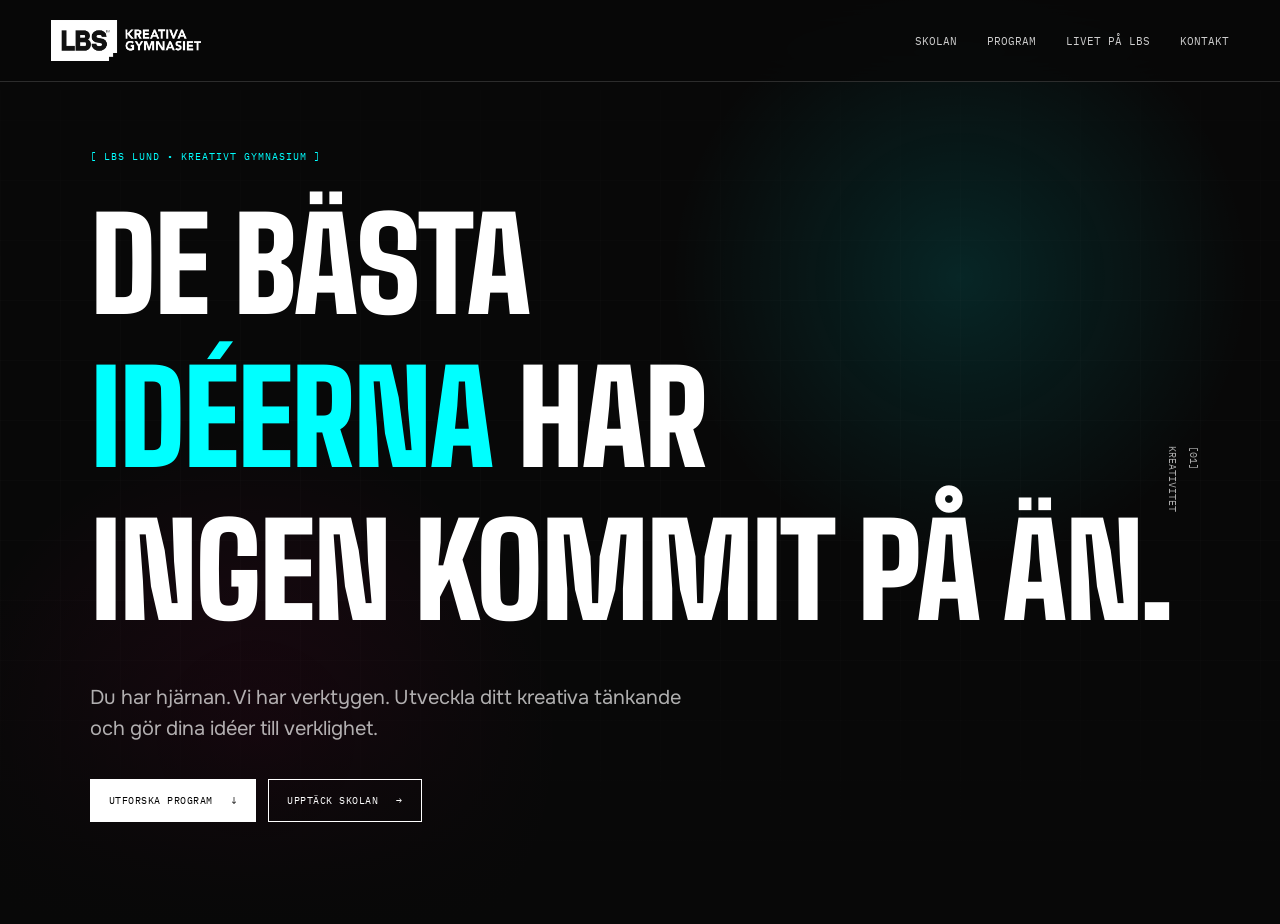
<file: index.html>
<!DOCTYPE html>
<html lang="sv">
<head>
    <meta charset="UTF-8">
    <meta name="viewport" content="width=device-width, initial-scale=1.0">
    <meta name="description" content="En kreativ LBS-inspirerad gymnasiesida med program och skolinformation.">
    <title>LBS Kreativa Gymnasiet — Lund</title>

    <link rel="preconnect" href="https://fonts.googleapis.com">
    <link rel="preconnect" href="https://fonts.gstatic.com" crossorigin>
    <link href="https://fonts.googleapis.com/css2?family=Big+Shoulders+Text:wght@700;800;900&family=IBM+Plex+Mono:wght@500;600&family=Onest:wght@400;500;600;700;800&display=swap" rel="stylesheet">

    <link rel="stylesheet" href="styles.css">
</head>
<body>

<header class="site-header">
    <a class="logo" href="#top" aria-label="LBS Kreativa Gymnasiet">
        <img src="LBS_Logotyp_RGB_Vit.png" alt="LBS Kreativa Gymnasiet" class="lbs-logo">
    </a>

    <button class="menu-toggle" aria-label="Öppna meny" aria-expanded="false">
        <span></span><span></span><span></span>
    </button>

    <nav class="nav" aria-label="Huvudmeny">
        <a href="#skolan">Skolan</a>
        <a href="#program">Program</a>
        <a href="#livet">Livet på LBS</a>
        <a href="#kontakt">Kontakt</a>
    </nav>
</header>

<main id="top">

    <section class="hero">
        <div class="hero-grid"></div>
        <div class="hero-content reveal">
            <div class="eyebrow">[ LBS LUND • KREATIVT GYMNASIUM ]</div>
            <h1>DE BÄSTA<br><span>IDÉERNA</span> HAR<br>INGEN KOMMIT PÅ ÄN.</h1>
            <p>Du har hjärnan. Vi har verktygen. Utveckla ditt kreativa tänkande och gör dina idéer till verklighet.</p>

            <div class="hero-actions">
                <a class="button button-light" href="#program">UTFORSKA PROGRAM <span>↓</span></a>
                <a class="button button-outline" href="#skolan">UPPTÄCK SKOLAN <span>→</span></a>
            </div>
        </div>

        <div class="hero-tag">
            <span>[01]</span>
            <span>KREATIVITET</span>
        </div>
    </section>

    <section class="intro section" id="skolan">
        <div class="section-label">[ 01 / OM SKOLAN ]</div>
        <div class="intro-layout">
            <div>
                <p class="big-copy">EN PLATS FÖR DIG SOM VILL <span>SKAPA</span>, TESTA OCH UTVECKLAS.</p>
            </div>
            <div class="body-copy">
                <p>LBS Kreativa Gymnasiet är för dig som vill kombinera ett kreativt intresse med en högskoleförberedande utbildning. Här möts teknik, skapande, projekt och människor som gillar att göra saker på riktigt.</p>
                <p>Vi inspireras av branschen och låter idéer bli prototyper, produktioner och projekt.</p>
                <a class="text-link" href="#livet">SÅ FUNKAR DET <span>→</span></a>
            </div>
        </div>
    </section>

    <section class="program-section section" id="program">
        <div class="program-heading">
            <div>
                <div class="section-label">[ 02 / VÅRA PROGRAM ]</div>
                <h2>VÄLJ DIN<br><span>RIKTNING.</span></h2>
            </div>
            <p>Sex profiler inom Teknikprogrammet och Estetiska programmet. Alla utbildningarna är högskoleförberedande.</p>
        </div>

        <div class="program-grid">

            <article class="program-card cyan reveal">
                <a href="ai-web.html" class="program-card-link">
                    <div class="card-top">
                        <span>01</span><span>TEKNIK</span>
                    </div>
                    <div class="card-icon">&lt;/&gt;</div>
                    <h3>AI&amp;<br>WEBB</h3>
                    <p>Programmera, bygg webbplatser och utforska hur AI kan användas för att skapa digitala lösningar.</p>
                    <div class="card-meta">
                        <span>TEKNIKPROGRAMMET</span>
                        <span>→</span>
                    </div>
                </a>
            </article>

            <article class="program-card orange reveal">
                <div class="card-top"><span>02</span><span>ESTET</span></div>
                <div class="card-icon">◉</div>
                <h3>FOTO<br>OCH FILM</h3>
                <p>Berätta med kameran. Utforska foto, film, berättande och produktion i kreativa projekt.</p>
                <div class="card-meta">
                    <span>ESTETISKA PROGRAMMET</span>
                    <span>→</span>
                </div>
            </article>

            <article class="program-card magenta reveal">
                <div class="card-top"><span>03</span><span>ESTET</span></div>
                <div class="card-icon">✦</div>
                <h3>GRAFISK<br>DESIGN</h3>
                <p>Skapa visuella idéer och utveckla ditt uttryck inom form, typografi, illustration och design.</p>
                <div class="card-meta">
                    <span>ESTETISKA PROGRAMMET</span>
                    <span>→</span>
                </div>
            </article>

            <article class="program-card green reveal">
                <div class="card-top"><span>04</span><span>ESTET</span></div>
                <div class="card-icon">♫</div>
                <h3>MUSIK-<br>PRODUKTION</h3>
                <p>Skapa musik, arbeta med ljud och utveckla idéer från första skiss till färdig produktion.</p>
                <div class="card-meta">
                    <span>ESTETISKA PROGRAMMET</span>
                    <span>→</span>
                </div>
            </article>

            <article class="program-card yellow reveal">
                <div class="card-top"><span>05</span><span>ESTET</span></div>
                <div class="card-icon">▦</div>
                <h3>SPEL-<br>GRAFIK</h3>
                <p>Designa karaktärer, miljöer och visuella världar med 2D, 3D och digitala verktyg.</p>
                <div class="card-meta">
                    <span>ESTETISKA PROGRAMMET</span>
                    <span>→</span>
                </div>
            </article>

            <article class="program-card cyan-dark reveal">
                <div class="card-top"><span>06</span><span>TEKNIK</span></div>
                <div class="card-icon">⌁</div>
                <h3>SPEL-<br>UTVECKLING</h3>
                <p>Programmera spel och arbeta med teknik, fysik, design och utveckling från idé till färdig produkt.</p>
                <div class="card-meta">
                    <span>TEKNIKPROGRAMMET</span>
                    <span>→</span>
                </div>
            </article>

        </div>
    </section>

    <section class="statement section">
        <div class="statement-mark">&lt; LBS / 2026 &gt;</div>
        <h2>DU HAR IDÉN.<br><span>BYGG DEN.</span></h2>
        <p>På LBS får du verktyg, projekt och en kreativ miljö där du kan utvecklas inom det du faktiskt gillar.</p>
    </section>

    <section class="life section" id="livet">
        <div class="section-label">[ 03 / LIVET PÅ LBS ]</div>

        <div class="life-grid">
            <div class="life-feature">
                <div class="pixel-corner"></div>
                <span class="mono">01 — PROJEKT</span>
                <h2>FRÅN<br>SKISS TILL<br><em>VERKLIGHET.</em></h2>
                <p>Branschrealistiska projekt gör att du får använda dina kunskaper praktiskt och samarbeta med andra.</p>
            </div>

            <div class="life-list">
                <div class="life-item">
                    <span>01</span>
                    <div><strong>KREATIVA MILJÖER</strong><p>Miljöer byggda för att ge plats åt idéer och skapande.</p></div>
                </div>
                <div class="life-item">
                    <span>02</span>
                    <div><strong>MASTERCLASS</strong><p>Föreläsningar, workshops och möten med branschen.</p></div>
                </div>
                <div class="life-item">
                    <span>03</span>
                    <div><strong>PROGRAMÖVERSKRIDANDE</strong><p>Samarbeta med elever som har andra kreativa kompetenser.</p></div>
                </div>
                <div class="life-item">
                    <span>04</span>
                    <div><strong>LBS AWARDS</strong><p>Visa upp och hylla kreativa elevprojekt inom spel, media och musik.</p></div>
                </div>
            </div>
        </div>
    </section>

</main>

<footer class="footer" id="kontakt">
    <div class="footer-top">

        <div class="footer-column">
            <span class="footer-label">NAVIGERA</span>
            <a href="#skolan">Skolan</a>
            <a href="#program">Program</a>
            <a href="#livet">Livet på LBS</a>
        </div>

        <div class="footer-column">
            <span class="footer-label">KONTAKT</span>
            <span>LBS Kreativa Gymnasiet Lund</span>
            <span>Bredgatan 10</span>
            <span>Lund</span>
            <a href="mailto:lund@lbs.se">lund@lbs.se</a>
            <a href="tel:046124450">046-12 44 50</a>
        </div>
    </div>

    <div class="footer-bottom">
        <span>© 2026 LBS KREATIVA GYMNASIET</span>
        <a href="#top">↑ TOPPEN</a>
    </div>
</footer>

<script src="script.js"></script>
</body>
</html>
</file>
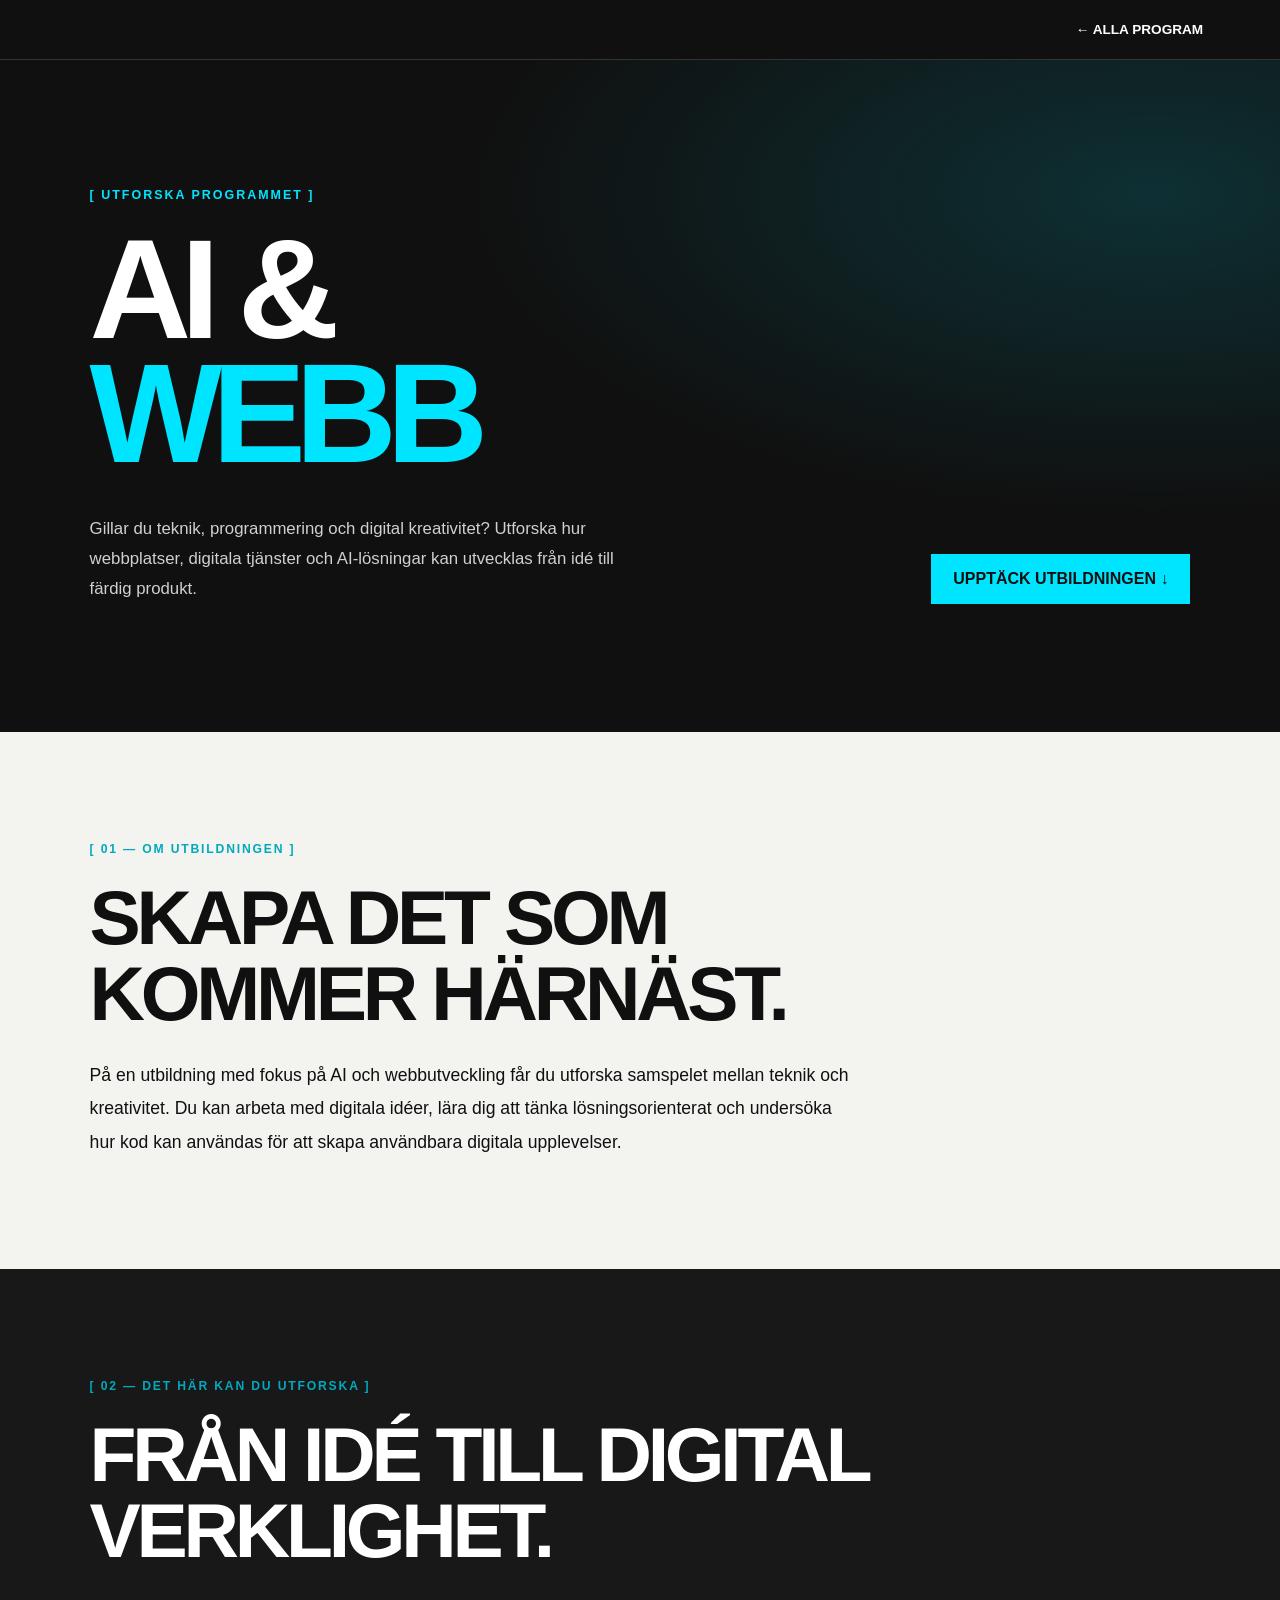
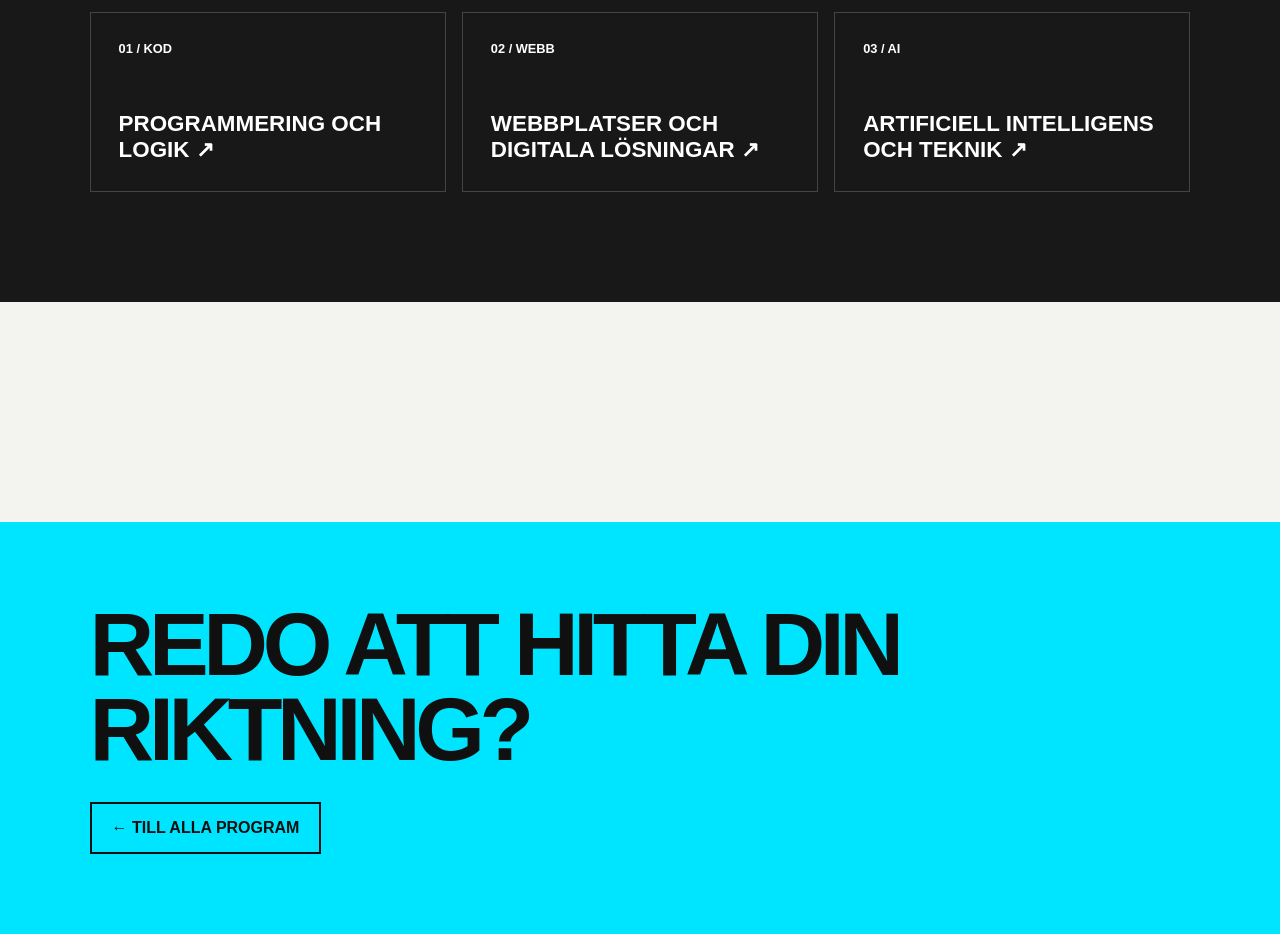
<file: ai-web.html>
<!DOCTYPE html>
<html lang="sv">
<head>
    <meta charset="UTF-8">
    <meta name="viewport" content="width=device-width, initial-scale=1.0">
    <meta name="description" content="Upptäck AI och webbutveckling på LBS-inspirerade programsidan.">
    <title>AI & Webb | Kreativ utbildning</title>
    <link rel="stylesheet" href="styles.css">

    <style>

        .program-page {
            background: #101010;
            color: #fff;
            min-height: 100vh;
        }

        .program-topbar {
            padding: 22px 6%;
            display: flex;
            align-items: center;
            justify-content: space-between;
            gap: 20px;
            border-bottom: 1px solid #333;
        }

        .program-logo {
            color: #fff;
            font-size: 1.15rem;
            font-weight: 900;
            text-decoration: none;
            letter-spacing: -0.04em;
        }

        .program-logo span {
            color: #00e5ff;
        }

        .program-back {
            color: #fff;
            text-decoration: none;
            font-weight: 700;
            font-size: .85rem;
        }

        .program-back:hover {
            color: #00e5ff;
        }

        .program-hero {
            padding: clamp(65px, 10vw, 140px) 7%;
            position: relative;
            overflow: hidden;
            background:
                radial-gradient(ellipse at 90% 20%,
                    rgba(0, 229, 255, .15), transparent 42%),
                #101010;
        }

        .program-eyebrow {
            color: #00e5ff;
            font-size: .78rem;
            font-weight: 800;
            letter-spacing: .16em;
            margin-bottom: 26px;
        }

        .program-hero h1 {
            max-width: 1050px;
            margin: 0;
            font-size: clamp(3.5rem, 11vw, 9rem);
            line-height: .88;
            letter-spacing: -.075em;
            text-transform: uppercase;
        }

        .program-hero h1 span {
            color: #00e5ff;
        }

        .program-hero-bottom {
            margin-top: 38px;
            display: flex;
            align-items: end;
            justify-content: space-between;
            gap: 30px;
            flex-wrap: wrap;
        }

        .program-hero-bottom p {
            max-width: 570px;
            color: #d0d0d0;
            line-height: 1.8;
            font-size: 1.05rem;
        }

        .program-cta {
            display: inline-block;
            padding: 16px 22px;
            background: #00e5ff;
            color: #101010;
            text-decoration: none;
            font-weight: 900;
            transition: transform .2s, background .2s;
        }

        .program-cta:hover {
            transform: translateY(-3px);
            background: #fff;
        }

        .program-section {
            padding: clamp(60px, 9vw, 110px) 7%;
        }

        .program-section.light {
            background: #f3f3f0;
            color: #101010;
        }

        .program-section.dark {
            background: #181818;
            color: #fff;
        }

        .program-section-label {
            color: #00a9bd;
            font-size: .76rem;
            font-weight: 900;
            letter-spacing: .15em;
            margin-bottom: 24px;
        }

        .program-section h2 {
            max-width: 850px;
            font-size: clamp(2.2rem, 6vw, 5rem);
            letter-spacing: -.055em;
            line-height: .98;
            text-transform: uppercase;
            margin: 0 0 28px;
        }

        .program-intro {
            max-width: 760px;
            font-size: 1.1rem;
            line-height: 1.9;
        }

        .program-topic-grid {
            display: grid;
            grid-template-columns: repeat(3, minmax(0, 1fr));
            gap: 16px;
            margin-top: 44px;
        }

        .program-topic {
            padding: 28px;
            min-height: 180px;
            border: 1px solid #444;
            display: flex;
            flex-direction: column;
            justify-content: space-between;
            gap: 25px;
            transition: background .2s, color .2s, transform .2s;
        }

        .program-topic:hover {
            background: #00e5ff;
            color: #101010;
            transform: translateY(-5px);
        }

        .program-topic span {
            font-size: .8rem;
            font-weight: 800;
        }

        .program-topic h3 {
            font-size: 1.4rem;
            line-height: 1.15;
            margin: 0;
        }

        .program-facts {
            display: grid;
            grid-template-columns: repeat(2, minmax(0, 1fr));
            border-top: 1px solid #444;
            margin-top: 40px;
        }

        .program-fact {
            padding: 25px 0;
            border-bottom: 1px solid #444;
        }

        .program-fact:nth-child(odd) {
            margin-right: 25px;
        }

        .program-fact span {
            display: block;
            color: #00cfe6;
            font-size: .76rem;
            font-weight: 800;
            letter-spacing: .1em;
            margin-bottom: 10px;
        }

        .program-fact strong {
            font-size: 1.05rem;
        }

        .program-bottom {
            padding: 80px 7%;
            background: #00e5ff;
            color: #101010;
        }

        .program-bottom h2 {
            font-size: clamp(2.5rem, 7vw, 6rem);
            line-height: .95;
            letter-spacing: -.06em;
            text-transform: uppercase;
            max-width: 850px;
            margin: 0 0 30px;
        }

        .program-bottom a {
            display: inline-block;
            color: #101010;
            border: 2px solid #101010;
            padding: 15px 20px;
            font-weight: 900;
            text-decoration: none;
        }

        .program-bottom a:hover {
            background: #101010;
            color: #00e5ff;
        }

        .program-footer {
            padding: 25px 7%;
            background: #101010;
            color: #aaa;
            font-size: .85rem;
        }

        @media (max-width: 700px) {
            .program-topbar {
                padding: 18px 5%;
            }

            .program-topic-grid {
                grid-template-columns: 1fr;
            }

            .program-topic {
                min-height: 140px;
            }

            .program-facts {
                grid-template-columns: 1fr;
            }

            .program-fact:nth-child(odd) {
                margin-right: 0;
            }

            .program-hero,
            .program-section,
            .program-bottom {
                padding-left: 6%;
                padding-right: 6%;
            }
        }

        @media (prefers-reduced-motion: reduce) {
            .program-topic,
            .program-cta {
                transition: none;
            }
        }
    </style>
</head>

<body class="program-page">

    <header class="program-topbar">
        <a class="program-logo" href="index.html">
        </a>

        <a class="program-back" href="index.html#program">
            ← ALLA PROGRAM
        </a>
    </header>

    <main>
        <section class="program-hero">
            <div class="program-eyebrow">
                [ UTFORSKA PROGRAMMET ]
            </div>

            <h1>AI &<br><span>WEBB</span></h1>

            <div class="program-hero-bottom">
                <p>
                    Gillar du teknik, programmering och digital kreativitet?
                    Utforska hur webbplatser, digitala tjänster och AI-lösningar
                    kan utvecklas från idé till färdig produkt.
                </p>

                <a class="program-cta" href="#om-programmet">
                    UPPTÄCK UTBILDNINGEN ↓
                </a>
            </div>
        </section>

        <section class="program-section light" id="om-programmet">
            <div class="program-section-label">
                [ 01 — OM UTBILDNINGEN ]
            </div>

            <h2>SKAPA DET SOM KOMMER HÄRNÄST.</h2>

            <p class="program-intro">
                På en utbildning med fokus på AI och webbutveckling får du
                utforska samspelet mellan teknik och kreativitet. Du kan
                arbeta med digitala idéer, lära dig att tänka lösningsorienterat
                och undersöka hur kod kan användas för att skapa användbara
                digitala upplevelser.
            </p>
        </section>

        <section class="program-section dark">
            <div class="program-section-label">
                [ 02 — DET HÄR KAN DU UTFORSKA ]
            </div>

            <h2>FRÅN IDÉ TILL DIGITAL VERKLIGHET.</h2>

            <div class="program-topic-grid">
                <article class="program-topic">
                    <span>01 / KOD</span>
                    <h3>Programmering och logik ↗</h3>
                </article>

                <article class="program-topic">
                    <span>02 / WEBB</span>
                    <h3>Webbplatser och digitala lösningar ↗</h3>
                </article>

                <article class="program-topic">
                    <span>03 / AI</span>
                    <h3>Artificiell intelligens och teknik ↗</h3>
                </article>
            </div>
        </section>

        <section class="program-section light">
        
        </section>

        <section class="program-bottom">
            <h2>REDO ATT HITTA DIN RIKTNING?</h2>

            <a href="index.html#program">
                ← TILL ALLA PROGRAM
            </a>
        </section>

        
    </main>

</body>
</html>
</file>
<file: styles.css>
* {
    margin: 0;
    padding: 0;
    box-sizing: border-box;
}

:root {
    --black: #080808;
    --white: #ffffff;
    --cyan: #00ffff;
    --cyan-dark: #002736;
    --green: #00e676;
    --green-dark: #002d22;
    --yellow: #ffeb3b;
    --yellow-dark: #2a250f;
    --orange: #ff8800;
    --orange-dark: #3b1404;
    --magenta: #ff0079;
    --magenta-dark: #330026;
    --line: rgba(255,255,255,.15);
    --muted: rgba(255,255,255,.68);
}

html {
    scroll-behavior: smooth;
    scroll-padding-top: 82px;
}

section {
    scroll-margin-top: 82px;
}

body {
    background: var(--black);
    color: var(--white);
    font-family: "Onest", sans-serif;
    overflow-x: hidden;
}

a {
    color: inherit;
    text-decoration: none;
}

button {
    font: inherit;
}

.site-header {
    position: fixed;
    top: 0;
    left: 0;
    width: 100%;
    height: 82px;
    padding: 0 4vw;
    display: flex;
    align-items: center;
    justify-content: space-between;
    gap: 30px;
    z-index: 1000;
    background: rgba(8,8,8,.78);
    backdrop-filter: blur(18px);
    border-bottom: 1px solid var(--line);
}

.logo {
    display: flex;
    align-items: center;
    height: 55px;
    width: 150px;
    overflow: hidden;
}

.lbs-logo {
    width: 150px;
    height: auto;
    display: block;
}

.nav {
    display: flex;
    align-items: center;
    gap: 30px;
    font-family: "IBM Plex Mono", monospace;
    font-size: 11px;
    text-transform: uppercase;
}

.nav a {
    opacity: .8;
    transition: .2s ease;
}

.nav a:hover {
    opacity: 1;
    color: var(--cyan);
}

.nav-cta,
.button {
    display: inline-flex;
    align-items: center;
    justify-content: center;
    gap: 18px;
    padding: 14px 18px;
    border: 1px solid var(--white);
    font-family: "IBM Plex Mono", monospace;
    font-size: 10px;
    letter-spacing: .5px;
    transition: .25s ease;
}

.nav-cta:hover,
.button:hover {
    transform: translateY(-2px);
}

.nav-cta {
    background: var(--white);
    color: var(--black);
}

.menu-toggle {
    display: none;
    width: 42px;
    height: 42px;
    border: 1px solid var(--line);
    background: transparent;
    color: white;
    cursor: pointer;
}

.menu-toggle span {
    display: block;
    width: 18px;
    height: 1px;
    background: white;
    margin: 4px auto;
}

.hero {
    min-height: 100svh;
    position: relative;
    overflow: hidden;
    display: flex;
    align-items: flex-end;
    padding: 150px 7vw 8vw;
    background:
        radial-gradient(circle at 75% 30%, rgba(0,255,255,.12), transparent 25%),
        radial-gradient(circle at 20% 80%, rgba(255,0,121,.09), transparent 24%),
        #080808;
}

.hero-grid {
    position: absolute;
    inset: 0;
    opacity: .16;
    background-image:
        linear-gradient(rgba(255,255,255,.08) 1px, transparent 1px),
        linear-gradient(90deg, rgba(255,255,255,.08) 1px, transparent 1px);
    background-size: 60px 60px;
    mask-image: linear-gradient(to bottom, transparent, black 30%, black 75%, transparent);
}

.hero::after {
    content: "";
    position: absolute;
    inset: auto 0 0;
    height: 38%;
    background: linear-gradient(transparent, var(--black));
    pointer-events: none;
}

.hero-content {
    position: relative;
    z-index: 20;
    max-width: 1100px;
}

.eyebrow,
.section-label,
.mono,
.card-top,
.card-meta,
.footer-label {
    font-family: "IBM Plex Mono", monospace;
    text-transform: uppercase;
    letter-spacing: 1px;
}

.eyebrow {
    color: var(--cyan);
    font-size: 10px;
    margin-bottom: 25px;
}

.hero h1,
h2,
h3 {
    font-family: "Big Shoulders Text", sans-serif;
    font-weight: 900;
    text-transform: uppercase;
}

.hero h1 {
    font-size: clamp(4.2rem, 10vw, 10.5rem);
    letter-spacing: -3px;
}

.hero h1 span,
h2 span {
    color: var(--cyan);
}

.hero p {
    max-width: 610px;
    margin: 35px 0;
    color: var(--muted);
    font-size: clamp(1rem, 1.6vw, 1.25rem);
    line-height: 1.55;
}

.hero-actions {
    display: flex;
    flex-wrap: wrap;
    gap: 12px;
}

.button-light {
    background: white;
    color: black;
}

.button-outline {
    background: transparent;
}

.button-outline:hover {
    background: white;
    color: black;
}

.hero-tag {
    position: absolute;
    right: 5vw;
    top: 50%;
    z-index: 2;
    display: flex;
    flex-direction: column;
    gap: 8px;
    font: 10px "IBM Plex Mono", monospace;
    transform: rotate(90deg);
    transform-origin: center;
    opacity: .65;
}

.section {
    padding: 130px 7vw;
}

.section-label {
    color: var(--muted);
    font-size: 10px;
    margin-bottom: 50px;
}

.intro {
    background: white;
    color: var(--black);
}

.intro-layout {
    display: grid;
    grid-template-columns: 1.25fr .75fr;
    gap: 10vw;
}

.big-copy {
    font-family: "Big Shoulders Text", sans-serif;
    font-size: clamp(3.5rem, 7vw, 7.5rem);
    line-height: .82;
    text-transform: uppercase;
}

.big-copy span {
    color: var(--orange);
}

.body-copy {
    align-self: end;
    font-size: 17px;
    line-height: 1.65;
}

.body-copy p + p {
    margin-top: 20px;
}

.text-link {
    display: inline-flex;
    gap: 18px;
    margin-top: 35px;
    padding-bottom: 8px;
    border-bottom: 1px solid #111;
    font: 11px "IBM Plex Mono", monospace;
}

.program-section {
    background: var(--black);
}

.program-heading {
    display: grid;
    grid-template-columns: 1fr .45fr;
    align-items: end;
    gap: 8px;
    margin-bottom: 65px;
}

.program-heading h2,
.statement h2,
.open-house h2 {
    font-size: clamp(4rem, 9vw, 9rem);
    line-height: .8;
}

.program-heading > p {
    color: var(--muted);
    line-height: 1.6;
    max-width: 450px;
}

.program-grid {
    display: grid;
    grid-template-columns: repeat(3, 1fr);
    gap: 12px;
}


.program-card {
    min-height: 420px;
    padding: 26px;
    color: white;
    position: relative;
    overflow: hidden;
    display: flex;
    flex-direction: column;

    transition:
        transform .35s ease,
        box-shadow .35s ease,
        filter .35s ease;
}

.program-card::before {
    content: "";
    position: absolute;
    width: 170px;
    height: 170px;
    right: -45px;
    bottom: -45px;

    border: 1px solid currentColor;
    transform: rotate(45deg);

    opacity: .4;

    transition:
        width .5s ease,
        height .5s ease,
        transform .5s ease,
        opacity .5s ease;
}


.program-card:hover {
    transform: translateY(-12px) scale(1.02);
    z-index: 5;

    box-shadow:
        0 25px 60px rgba(0, 0, 0, .4);
}

.program-card:hover::before {
    width: 270px;
    height: 270px;

    transform:
        rotate(25deg)
        scale(1.1);

    opacity: .7;
}



.program-card h3 {
    transition:
        transform .35s ease,
        letter-spacing .35s ease;
}

.program-card:hover h3 {
    transform: translateX(8px);
    letter-spacing: 1px;
}



.card-icon {
    transition:
        transform .4s ease,
        opacity .3s ease;
}

.program-card:hover .card-icon {
    transform:
        translateY(-6px)
        rotate(-6deg)
        scale(1.15);
}



.card-meta span:last-child {
    display: inline-block;

    transition:
        transform .35s ease;
}

.program-card:hover .card-meta span:last-child {
    transform: translateX(12px);
}


.program-grid:has(.program-card:hover)
.program-card:not(:hover) {
    filter: brightness(.55);
    transform: scale(.98);

    transition:
        filter .35s ease,
        transform .35s ease;
}

.program-card.cyan { background: var(--cyan); color: var(--cyan-dark); }
.program-card.orange { background: var(--orange); color: var(--orange-dark); }
.program-card.magenta { background: var(--magenta); color: var(--magenta-dark); }
.program-card.green { background: var(--green); color: var(--green-dark); }
.program-card.yellow { background: var(--yellow); color: var(--yellow-dark); }
.program-card.cyan-dark { background: var(--cyan-dark); color: var(--cyan); }

.card-top {
    display: flex;
    justify-content: space-between;
    font-size: 9px;
    border-bottom: 1px solid currentColor;
    padding-bottom: 15px;
}

.card-icon {
    font-family: "IBM Plex Mono", monospace;
    font-size: 42px;
    margin: 45px 0 20px;
}

.program-card h3 {
    font-size: 3.5rem;
    line-height: .8;
}

.program-card p {
    margin-top: 22px;
    max-width: 360px;
    line-height: 1.45;
    font-size: 14px;
}

.card-meta {
    display: flex;
    justify-content: space-between;
    margin-top: auto;
    padding-top: 25px;
    font-size: 8px;
}

.statement {
    min-height: 75vh;
    display: flex;
    flex-direction: column;
    justify-content: center;
    background: var(--cyan);
    color: var(--cyan-dark);
    position: relative;
    overflow: hidden;
}

.statement::before,
.statement::after {
    content: "";
    position: absolute;
    border: 1px solid rgba(0,39,54,.35);
    transform: rotate(45deg);
}

.statement::before {
    width: 400px;
    height: 400px;
    right: 2%;
    top: 5%;
}

.statement::after {
    width: 180px;
    height: 180px;
    right: 25%;
    bottom: 5%;
}

.statement-mark {
    font: 10px "IBM Plex Mono", monospace;
    margin-bottom: 35px;
}

.statement h2 span {
    color: white;
    text-shadow: 2px 2px 0 var(--cyan-dark);
}

.statement p {
    max-width: 520px;
    margin-top: 35px;
    line-height: 1.6;
}

.life {
    background: var(--green-dark);
}

.life-grid {
    display: grid;
    grid-template-columns: 1fr 1fr;
    gap: 12vw;
}

.life-feature {
    min-height: 600px;
    padding: 50px;
    border: 1px solid rgba(0,230,118,.4);
    position: relative;
    display: flex;
    flex-direction: column;
    justify-content: flex-end;
    background:
        linear-gradient(145deg, rgba(0,230,118,.12), transparent 55%),
        #002d22;
}

.pixel-corner {
    position: absolute;
    top: 30px;
    right: 30px;
    width: 65px;
    height: 65px;
    border-top: 1px solid var(--green);
    border-right: 1px solid var(--green);
}

.life-feature h2 {
    margin: 25px 0;
    font-size: clamp(4rem, 7vw, 7rem);
    line-height: .78;
}

.life-feature h2 em {
    color: var(--green);
    font-style: normal;
}

.life-feature p {
    max-width: 500px;
    line-height: 1.6;
    color: rgba(255,255,255,.75);
}

.life-list {
    align-self: center;
}

.life-item {
    display: grid;
    grid-template-columns: 50px 1fr;
    gap: 20px;
    padding: 28px 0;
    border-bottom: 1px solid rgba(255,255,255,.18);
}

.life-item > span {
    font: 10px "IBM Plex Mono", monospace;
    color: var(--green);
}

.life-item strong {
    font: 22px "Big Shoulders Text", sans-serif;
}

.life-item p {
    margin-top: 8px;
    color: rgba(255,255,255,.65);
    line-height: 1.5;
    font-size: 14px;
}

.open-house {
    background: var(--magenta-dark);
    display: grid;
    grid-template-columns: 1fr .35fr;
    align-items: center;
    gap: 80px;
}

.open-house h2 span {
    color: var(--magenta);
}

.open-house-content > p {
    max-width: 550px;
    color: rgba(255,255,255,.72);
    line-height: 1.6;
    margin: 35px 0;
}

.open-house-date {
    border: 1px solid rgba(255,0,121,.6);
    padding: 45px;
    min-height: 300px;
    display: flex;
    flex-direction: column;
    justify-content: space-between;
}

.open-house-date strong {
    font: 4.8rem "Big Shoulders Text", sans-serif;
    line-height: .75;
    color: var(--magenta);
}

.footer {
    background: #111;
    padding: 80px 7vw 25px;
}

.footer-top {
    display: grid;
    grid-template-columns: 1.5fr .7fr .8fr;
    gap: 60px;
    padding-bottom: 80px;
}

.footer-brand .logo-mark {
    font-size: 58px;
}

.footer-brand p {
    color: var(--muted);
    margin-top: 25px;
}

.footer-column {
    display: flex;
    flex-direction: column;
    gap: 12px;
    color: rgba(255,255,255,.72);
    font-size: 14px;
}

.footer-column a:hover {
    color: var(--cyan);
}

.footer-label {
    color: var(--cyan);
    font-size: 9px;
    margin-bottom: 10px;
}

.footer-bottom {
    padding-top: 20px;
    border-top: 1px solid var(--line);
    display: flex;
    justify-content: space-between;
    gap: 20px;
    color: rgba(255,255,255,.45);
    font: 9px "IBM Plex Mono", monospace;
}


.reveal {
    opacity: 0;
    transform: translateY(45px);
    filter: blur(4px);

    transition:
        opacity .9s cubic-bezier(.22, 1, .36, 1),
        transform .9s cubic-bezier(.22, 1, .36, 1),
        filter .9s cubic-bezier(.22, 1, .36, 1);
}

.reveal.visible {
    opacity: 1;
    transform: translateY(0);
    filter: blur(0);
}


@media (max-width: 1000px) {
    .nav {
        gap: 16px;
        font-size: 9px;
    }

    .nav-cta {
        display: none;
    }

    .program-grid {
        grid-template-columns: repeat(2, 1fr);
    }

    .intro-layout,
    .life-grid,
    .open-house {
        grid-template-columns: 1fr;
    }

    .program-heading {
        grid-template-columns: 1fr;
        gap: 30px;
    }

    .footer-top {
        grid-template-columns: 1fr 1fr;
    }
}

@media (max-width: 700px) {
    .site-header {
        height: 72px;
        padding: 0 5vw;
    }

    .menu-toggle {
        display: block;
        margin-left: auto;
    }

    .nav {
        position: absolute;
        top: 72px;
        left: 0;
        right: 0;
        padding: 25px 5vw;
        background: rgba(8,8,8,.96);
        border-bottom: 1px solid var(--line);
        display: none;
        flex-direction: column;
        align-items: flex-start;
        gap: 20px;
    }

    .nav.open {
        display: flex;
    }

    .hero {
        padding: 130px 6vw 70px;
        min-height: 90svh;
    }

    .hero h1 {
        font-size: clamp(4rem, 18vw, 7rem);
        letter-spacing: -2px;
    }

    .hero-tag,
    .shape-two {
        display: none;
    }

    .section {
        padding: 90px 6vw;
    }

    .program-grid {
        grid-template-columns: 1fr;
    }

    .program-card {
        min-height: 390px;
    }

    .life-feature {
        min-height: 500px;
        padding: 30px;
    }

    .footer-top {
        grid-template-columns: 1fr;
        gap: 45px;
    }

    .footer-bottom {
        flex-direction: column;
    }

    .open-house-date {
        min-height: 250px;
    }
}



.step-hidden {
    display: none !important;
}

.page-enter {
    animation: pageEnter 0.45s ease both;
}

@keyframes pageEnter {
    from {
        opacity: 0;
        transform: translateY(18px);
    }

    to {
        opacity: 1;
        transform: translateY(0);
    }
}

.nav a.active {
    color: var(--cyan);
}


.page-next {
    margin-top: 28px;
    cursor: pointer;
    font: inherit;
}


.program-quiz {
    position: relative;
    margin: 55px 0 45px;
    padding: clamp(25px, 5vw, 60px);
    background: #111315;
    border: 1px solid rgba(255, 255, 255, 0.17);
    color: var(--white);
    overflow: hidden;
}

.program-quiz::before {
    content: "";
    position: absolute;
    top: 0;
    left: 0;
    width: 100%;
    height: 4px;
    background: var(--cyan);
}

.quiz-label,
.quiz-progress,
.result-label {
    font-family: "IBM Plex Mono", monospace;
    font-size: 12px;
    letter-spacing: 1.5px;
    color: var(--cyan);
}

.program-quiz h3 {
    margin: 22px 0;
    font-family: "Big Shoulders Text", sans-serif;
    font-size: clamp(44px, 7vw, 82px);
    line-height: 0.95;
}

.program-quiz h3 span {
    color: var(--cyan);
}

.quiz-intro {
    max-width: 560px;
    margin-bottom: 35px;
    color: var(--muted);
    line-height: 1.7;
}

.quiz-progress {
    margin-bottom: 18px;
}

.quiz-content h4 {
    margin-bottom: 22px;
    font-size: clamp(20px, 3vw, 28px);
}

.quiz-answers {
    display: grid;
    gap: 10px;
}

.quiz-answer {
    display: flex;
    align-items: center;
    gap: 18px;
    width: 100%;
    padding: 19px 20px;
    background: #191c1f;
    border: 1px solid var(--line);
    color: var(--white);
    text-align: left;
    font: inherit;
    cursor: pointer;
    transition:
        background 0.2s ease,
        border-color 0.2s ease,
        transform 0.2s ease;
}

.quiz-answer span {
    color: var(--cyan);
    font-family: "IBM Plex Mono", monospace;
    font-size: 12px;
}

.quiz-answer strong {
    margin-left: auto;
    color: var(--cyan);
}

.quiz-answer:hover,
.quiz-answer:focus-visible {
    background: #20272a;
    border-color: var(--cyan);
    transform: translateX(5px);
    outline: none;
}

.quiz-controls {
    margin-top: 25px;
}

.quiz-back {
    cursor: pointer;
    font: inherit;
}

.quiz-result {
    padding: 28px;
    background: #082326;
    border: 1px solid var(--cyan);
}

.quiz-result h4 {
    margin: 15px 0;
    color: var(--cyan);
    font-family: "Big Shoulders Text", sans-serif;
    font-size: clamp(38px, 6vw, 65px);
}

.quiz-result p {
    line-height: 1.7;
}

.quiz-result .result-note {
    margin: 20px 0;
    color: var(--muted);
    font-size: 14px;
}

.quiz-result button {
    cursor: pointer;
    font: inherit;
}


.quiz-back {
    color: #03def1 !important;
}


.program-card.recommended {
    outline: 4px solid var(--white);
    outline-offset: -4px;
    transform: translateY(-6px);
    box-shadow: 0 0 35px rgba(0, 255, 255, 0.2);
}

.program-card.recommended::after {
    content: "DITT FÖRSLAG";
    position: absolute;
    top: 45px;
    right: 20px;
    padding: 8px 10px;
    background: var(--black);
    color: var(--cyan);
    font-family: "IBM Plex Mono", monospace;
    font-size: 10px;
    letter-spacing: 1px;
}

.program-card {
    position: relative;
}

@media (max-width: 700px) {
    .program-quiz {
        margin: 35px 0;
        padding: 25px 18px;
    }

    .quiz-answer {
        gap: 12px;
        padding: 16px 12px;
        font-size: 14px;
    }

    .quiz-result {
        padding: 20px;
    }
}

@media (prefers-reduced-motion: reduce) {
    .page-enter {
        animation: none;
    }

    .quiz-answer {
        transition: none;
    }
}
</file>
